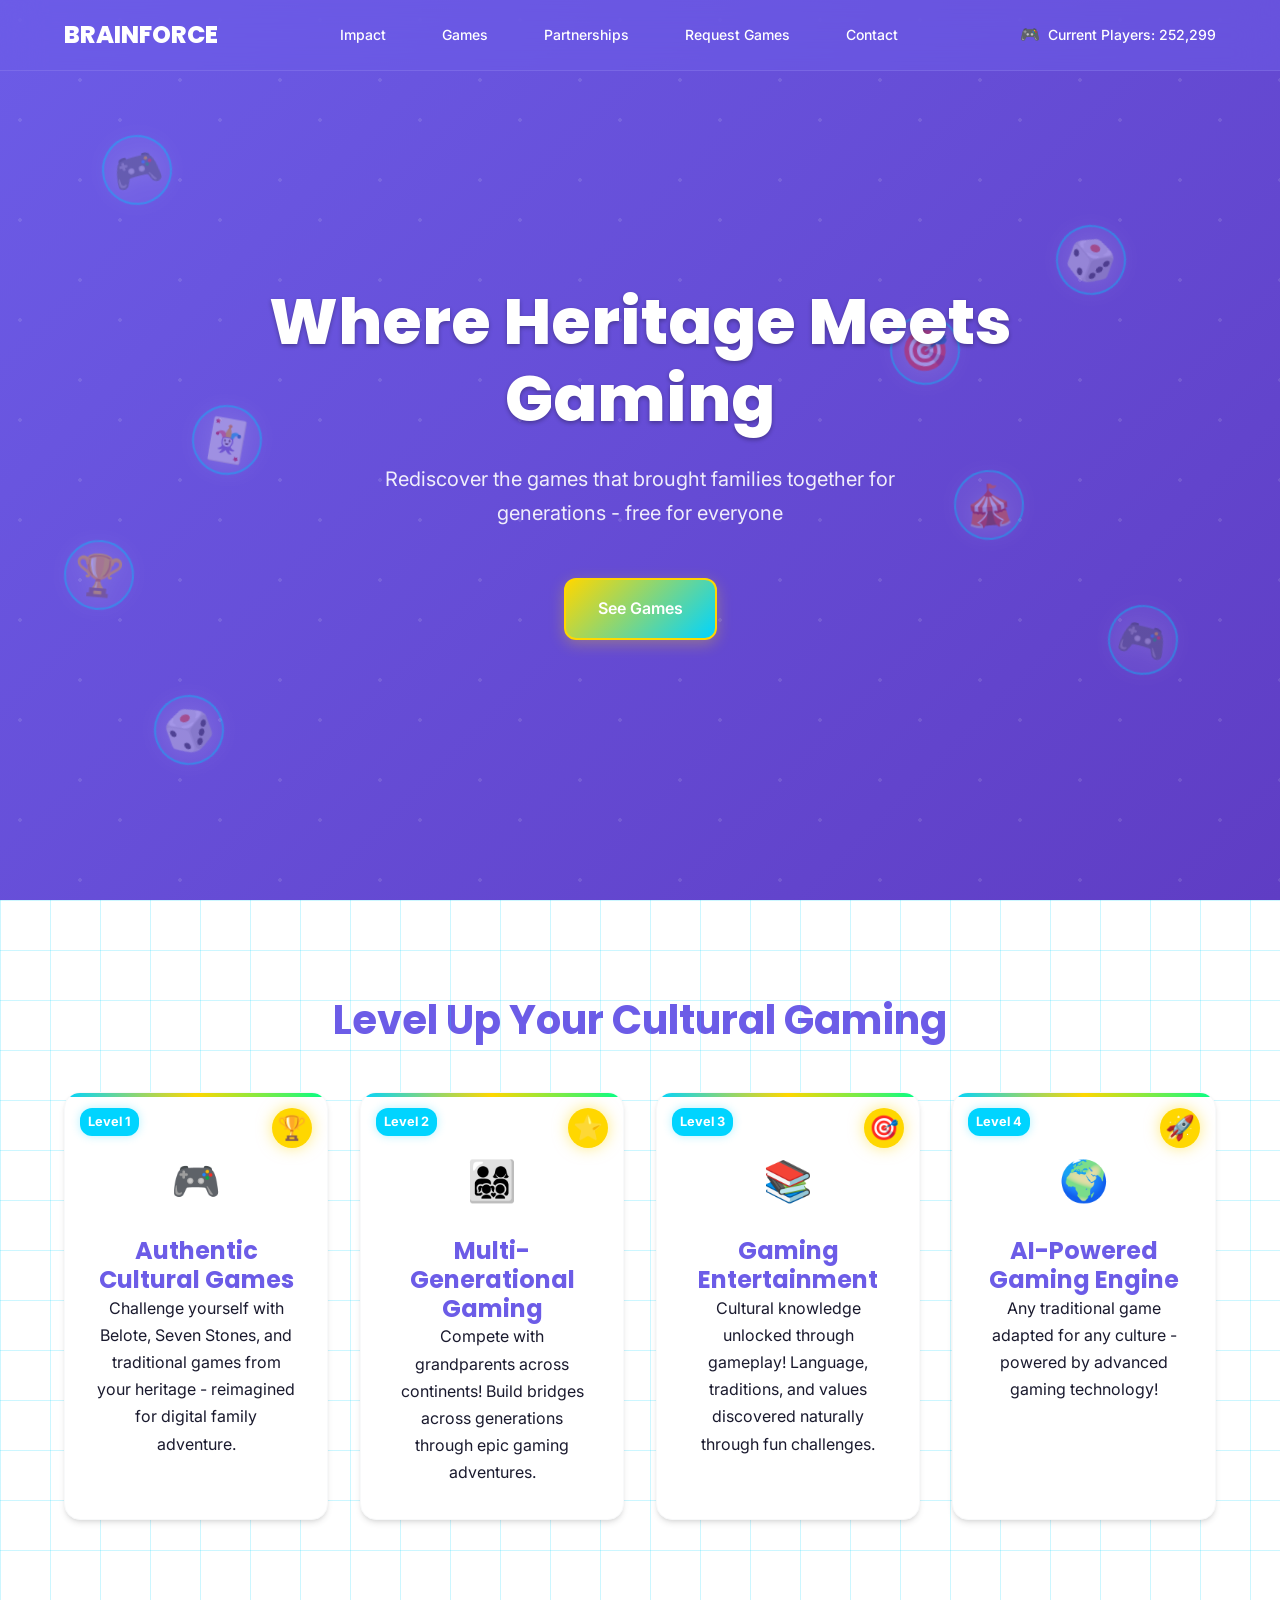
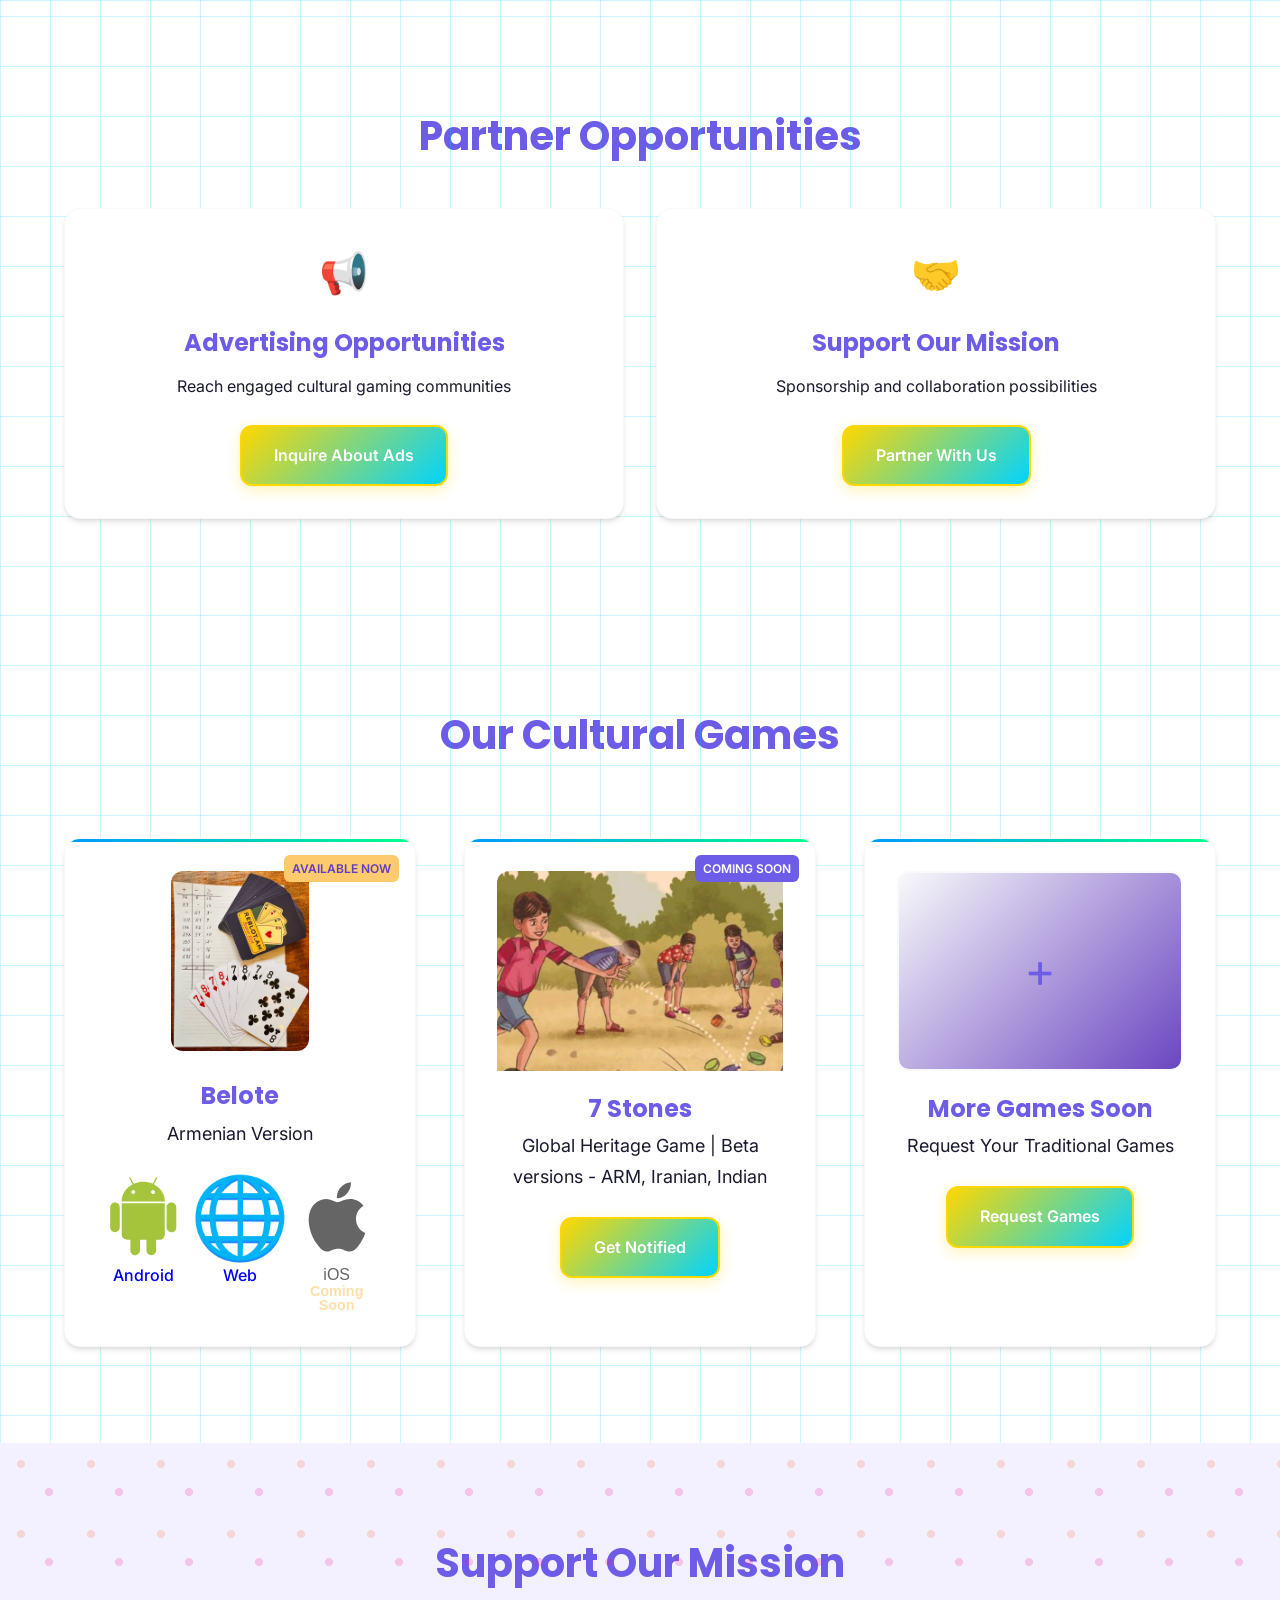
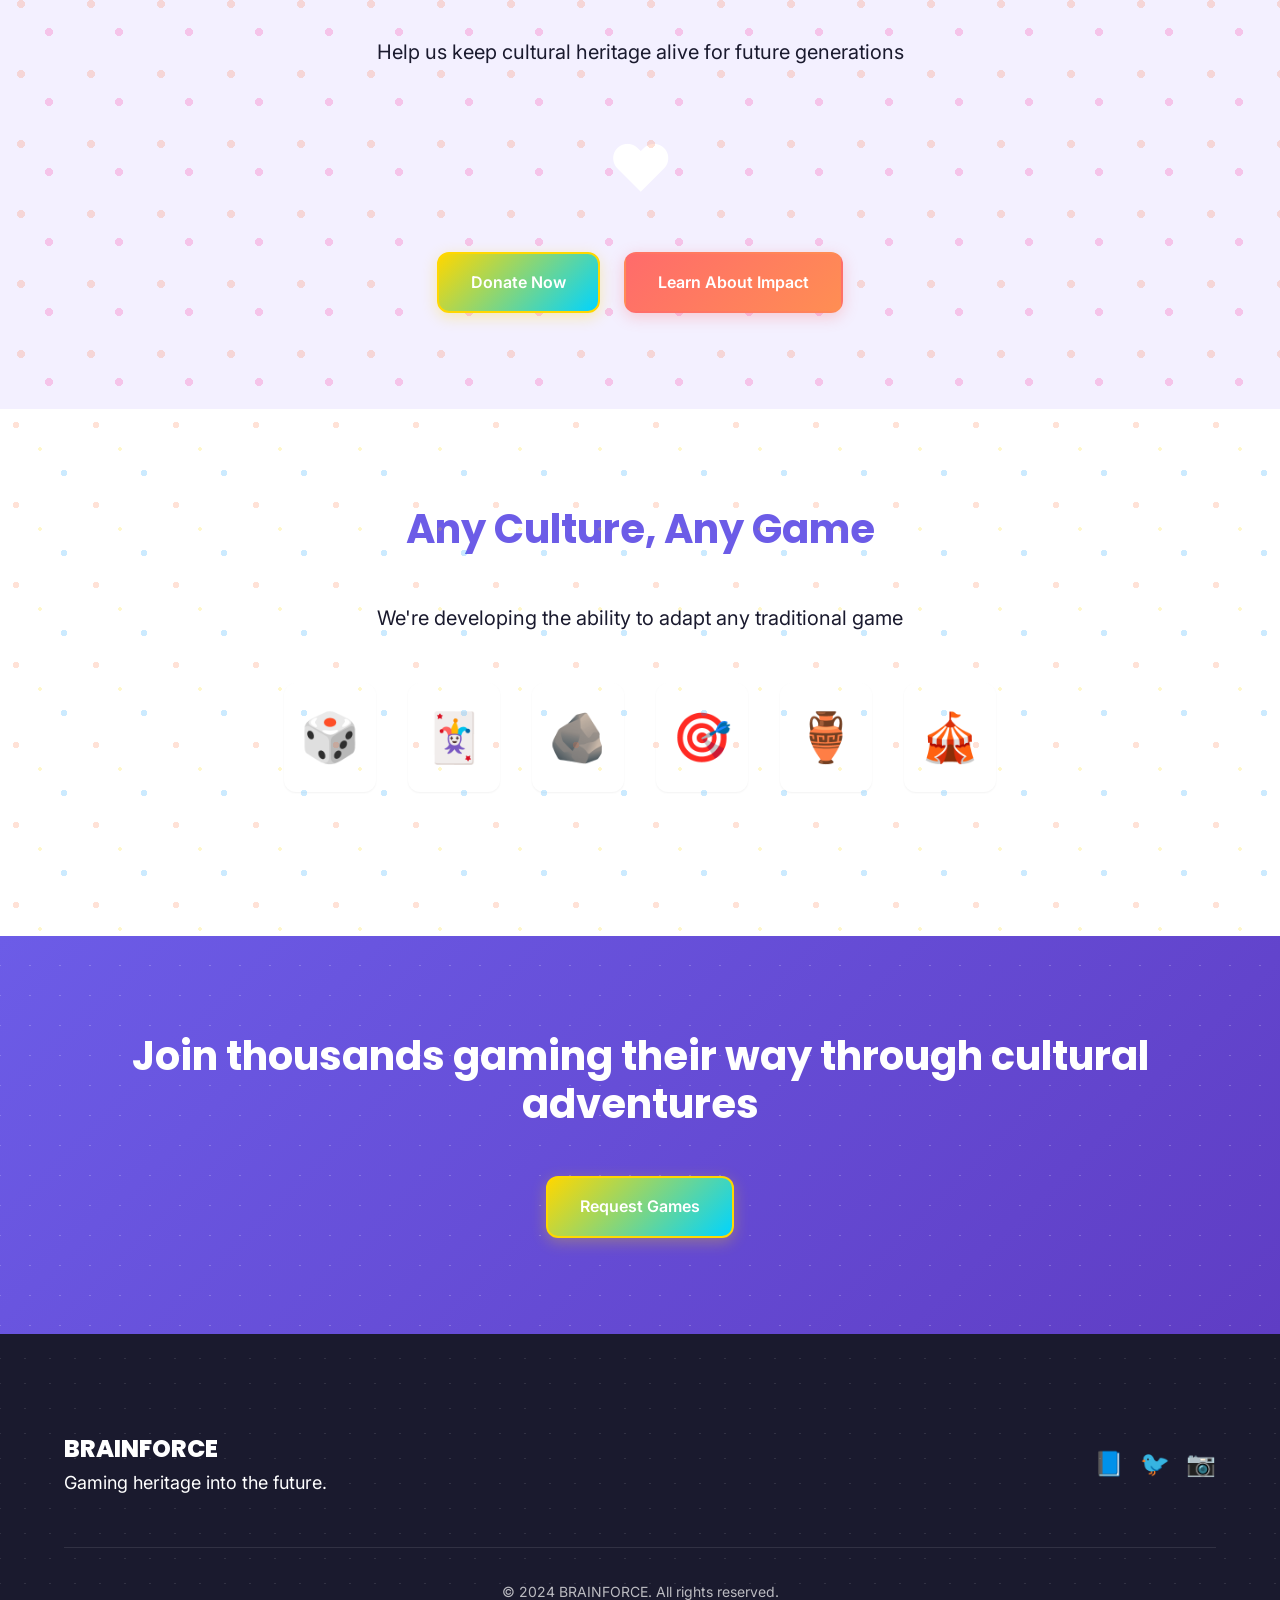
<file: index.html>
<!DOCTYPE html>
<html lang="en">
<head>
    <meta charset="UTF-8">
    <meta name="viewport" content="width=device-width, initial-scale=1.0">
    <title>BRAINFORCE - Where Heritage Meets Gaming</title>
    <meta name="description" content="Bring your culture to life through games the whole family will love.">
    
    <!-- Open Graph / Facebook -->
    <meta property="og:type" content="website">
    <meta property="og:url" content="https://brainforce.com/">
    <meta property="og:title" content="BRAINFORCE - Where Heritage Meets Gaming">
    <meta property="og:description" content="Culture shouldn't feel like homework - make it the best part of family game night.">

    <!-- Twitter -->
    <meta property="twitter:card" content="summary_large_image">
    <meta property="twitter:url" content="https://brainforce.com/">
    <meta property="twitter:title" content="BRAINFORCE - Where Heritage Meets Gaming">
    <meta property="twitter:description" content="Culture shouldn't feel like homework - make it the best part of family game night.">

    <link rel="icon" href="favicon.ico" type="image/x-icon">
    <link rel="apple-touch-icon" href="apple-touch-icon.png">
    <link rel="icon" type="image/png" sizes="32x32" href="favicon-32x32.png">
    <link rel="icon" type="image/png" sizes="16x16" href="favicon-16x16.png">
    <link rel="preconnect" href="https://fonts.googleapis.com">
    <link rel="preconnect" href="https://fonts.gstatic.com" crossorigin>
    <link href="https://fonts.googleapis.com/css2?family=Inter:wght@400;500;600;700;800&family=Poppins:wght@400;500;600;700;800&display=swap" rel="stylesheet">
    <link rel="stylesheet" href="styles.css?v=1.0">
    <link rel="manifest" href="manifest.json">
    <meta name="theme-color" content="#6C5CE7">
</head>
<body>
    <!-- Header -->
    <header class="header">
        <div class="header-container container">
            <div class="logo">
                <a href="#" class="brand-name">BRAINFORCE</a>
            </div>
            
            <nav class="header-nav">
                <a href="problem.html">Impact</a>
                <a href="#games">Games</a>
                <a href="#partnerships">Partnerships</a>
                <a href="#cultures">Request Games</a>
                <a href="mailto:contact@brainforce.am">Contact</a>
            </nav>
            
            <div class="live-counter">
                <span class="controller-icon">🎮</span>
                <span class="counter-text">Current Players: <span id="playerCount">210086</span></span>
            </div>
        </div>
    </header>

    <!-- Hero Section -->
    <section class="hero" id="hero">
        <div class="hero-container">
            <div class="hero-content">
                <h1 class="hero-title">Where Heritage Meets Gaming</h1>
                <p class="hero-subtitle">Rediscover the games that brought families together for generations - free for everyone</p>
                
                <div class="hero-buttons">
                    <a href="#games" class="btn-primary">See Games</a>
                </div>
            </div>
        </div>
        
        <!-- Gaming Graphics -->
        <div class="gaming-graphics">
            <div class="controller controller-1">🎮</div>
            <div class="dice dice-1">🎲</div>
            <div class="game-piece piece-1">🃏</div>
            <div class="controller controller-2">🎮</div>
            <div class="dice dice-2">🎲</div>
            <div class="game-piece piece-2">🎯</div>
            <div class="trophy trophy-1">🏆</div>
            <div class="game-piece piece-3">🎪</div>
        </div>
    </section>

    <!-- Gaming Features Section -->
    <section class="gaming-features-section" id="features">
        <div class="container">
            <h2 class="section-title">Level Up Your Cultural Gaming</h2>
            
            <div class="features-grid">
                <div class="feature-card">
                    <div class="achievement-badge">🏆</div>
                    <div class="level-indicator">Level 1</div>
                    <div class="feature-icon">🎮</div>
                    <h3>Authentic Cultural Games</h3>
                    <p>Challenge yourself with Belote, Seven Stones, and traditional games from your heritage - reimagined for digital family adventure.</p>
                
                </div>
                
                <div class="feature-card">
                    <div class="achievement-badge">⭐</div>
                    <div class="level-indicator">Level 2</div>
                    <div class="feature-icon">👨‍👩‍👧‍👦</div>
                    <h3>Multi-Generational Gaming</h3>
                    <p>Compete with grandparents across continents! Build bridges across generations through epic gaming adventures.</p>
                   
                </div>
                
                <div class="feature-card">
                    <div class="achievement-badge">🎯</div>
                    <div class="level-indicator">Level 3</div>
                    <div class="feature-icon">📚</div>
                    <h3>Gaming Entertainment</h3>
                    <p>Cultural knowledge unlocked through gameplay! Language, traditions, and values discovered naturally through fun challenges.</p>
                   
                </div>
                
                <div class="feature-card">
                    <div class="achievement-badge">🚀</div>
                    <div class="level-indicator">Level 4</div>
                    <div class="feature-icon">🌍</div>
                    <h3>AI-Powered Gaming Engine</h3>
                    <p>Any traditional game adapted for any culture - powered by advanced gaming technology!</p>
                  
                </div>
            </div>
        </div>
    </section>


    <!-- Partnership Opportunities -->
    <section class="partnerships-section" id="partnerships">
        <div class="container">
            <h2 class="section-title">Partner Opportunities</h2>
            
            <div class="partnerships-grid">
                <div class="partnership-card">
                    <div class="card-icon">📢</div>
                    <h3>Advertising Opportunities</h3>
                    <p>Reach engaged cultural gaming communities</p>
                    <!-- <button class="btn-primary">Inquire About Ads</button> -->
                    <a href="mailto:contact@brainforce.am?subject=Ad%20Inquiry" class="btn-primary">
                        Inquire About Ads
                    </a>
                </div>
                
                <div class="partnership-card">
                    <div class="card-icon">🤝</div>
                    <h3>Support Our Mission</h3>
                    <p>Sponsorship and collaboration possibilities</p>
                    <a href="mailto:contact@brainforce.am?subject=Partner%20With%20Us" class="btn-primary">
                        Partner With Us
                    </a>
                </div>
            </div>
        </div>
    </section>
    
    <!-- Games Section -->
    <section class="games-section" id="games">
        <div class="container">
            <h2 class="section-title">Our Cultural Games</h2>
            <p>Help us create more</p>
            
            <div class="games-grid">
                <div class="game-card belote-card">
                    <div class="game-preview">
                        <img src="belote.jpg" alt="Belote" height="180"/>
                    </div>
                    <div class="game-badge available">Available Now</div>
                    <h3>Belote</h3>
                    <p>Armenian Version</p>
                    <div class="platform-buttons">
                        <a href="https://play.google.com/store/apps/details?id=am.reblot&hl=en" target="_blank" class="platform-btn android-btn">
                            <img src="android_robot.svg" alt="Android" class="platform-icon">
                            <span class="platform-text">Android</span>
                        </a>
                        <a href="https://reblot.am" class="platform-btn web-btn" target="_blank">
                            <span class="platform-icon">🌐</span>
                            <span class="platform-text">Web</span>
                        </a>
                        <button class="platform-btn ios-btn coming-soon">
                            <img src="apple_logo_black.svg" alt="iOS" class="platform-icon">
                            <span class="platform-text">iOS</span>
                            <span class="coming-soon-text">Coming Soon</span>
                        </button>
                    </div>
                </div>
                
                <div class="game-card stones-card">
                    <div class="game-preview">
                        <img src="7stones.png" alt="7 Stones" height="220"/>
                    </div>
                    <div class="game-badge beta">Coming Soon</div>
                    <h3>7 Stones</h3>
                    <p>Global Heritage Game | Beta versions - ARM, Iranian, Indian</p>
                    <a href="mailto:contact@brainforce.am?subject=Get%20Notified" class="btn-primary">
                        Get Notified
                    </a>
                </div>
                
                <div class="game-card more-card">
                    <div class="game-preview">
                        <div class="game-screenshot more-screenshot">+</div>
                    </div>
                    <h3>More Games Soon</h3>
                    <p>Request Your Traditional Games</p>
                    <a href="mailto:contact@brainforce.am?subject=Request%20Games" class="btn-primary">
                        Request Games
                    </a>
                </div>
            </div>
        </div>
    </section>


    <!-- Donation Section -->
    <section class="donations-section" id="donations">
        <div class="container">
            <h2 class="section-title">Support Our Mission</h2>
            <p class="section-subtitle">Help us keep cultural heritage alive for future generations</p>
            
            <div class="donations-content">
                <div class="donations-icon">❤️</div>
                <div class="donations-buttons">
                    <a href="https://paypal.me/reblotam" class="btn-primary" target="_blank" rel="noopener">Donate Now</a>
                    <a href="problem.html" class="btn-secondary">Learn About Impact</a>
                </div>
            </div>
        </div>
    </section>

    <!-- Global Cultures -->
    <section class="cultures-section" id="cultures">
        <div class="container">
            <h2 class="section-title">Any Culture, Any Game</h2>
            <p class="section-subtitle">We're developing the ability to adapt any traditional game</p>
            
            <div class="game-pieces">
                <div class="game-piece-item">🎲</div>
                <div class="game-piece-item">🃏</div>
                <div class="game-piece-item">🪨</div>
                <div class="game-piece-item">🎯</div>
                <div class="game-piece-item">🏺</div>
                <div class="game-piece-item">🎪</div>
            </div>
            
            <!-- <div class="cultures-cta">
                <p>Join our waitlist to be notified when ready</p>
                <form action="mailto:contact@brainforce.am?subject=Early%20Access%20Waitlist" method="POST" enctype="text/plain">
                    <div class="email-input-group">
                        <input type="email" name="email" placeholder="Enter your email address" class="email-input" required>
                        <button type="submit" class="btn-primary">Sign Up for Early Access</button>
                    </div>
                </form>
            </div> -->
        </div>
    </section>

    <!-- Final CTA -->
    <section class="final-cta-section" id="final-cta">
        <div class="container">
            <h2 class="section-title">Join thousands gaming their way through cultural adventures</h2>
            
            <div class="final-cta-buttons">
                <a href="mailto:contact@brainforce.am?subject=Request%20Games" class="btn-primary">
                    Request Games
                </a>
            </div>
        </div>
    </section>

    <!-- Footer -->
    <footer class="footer" id="footer">
        <div class="container">
            <div class="footer-content">
                <div class="footer-brand">
                    <span class="brand-name">BRAINFORCE</span>
                    <p>Gaming heritage into the future.</p>
                </div>
                
                
                <div class="footer-social">
                    <a href="#" class="social-icon">📘</a>
                    <a href="#" class="social-icon">🐦</a>
                    <a href="#" class="social-icon">📷</a>
                </div>
            </div>
            
            <div class="footer-bottom">
                <p>&copy; 2024 BRAINFORCE. All rights reserved.</p>
            </div>
        </div>
    </footer>
    <script>
        const baseValue = 210087;
        const startTime = new Date("2025-09-21T00:00:00");
        const ratePerHour = 4;
        function updateCounter() {
            const now = new Date();
            const hoursPassed = (now - startTime) / (1000 * 60 * 60);
            const newValue = Math.floor(baseValue + hoursPassed * ratePerHour);
            document.getElementById("playerCount").textContent = newValue.toLocaleString();
        }
        updateCounter();
        setInterval(updateCounter, 60 * 1000);
    </script>
    <script src="script.js"></script>
</body>
</html>
</file>
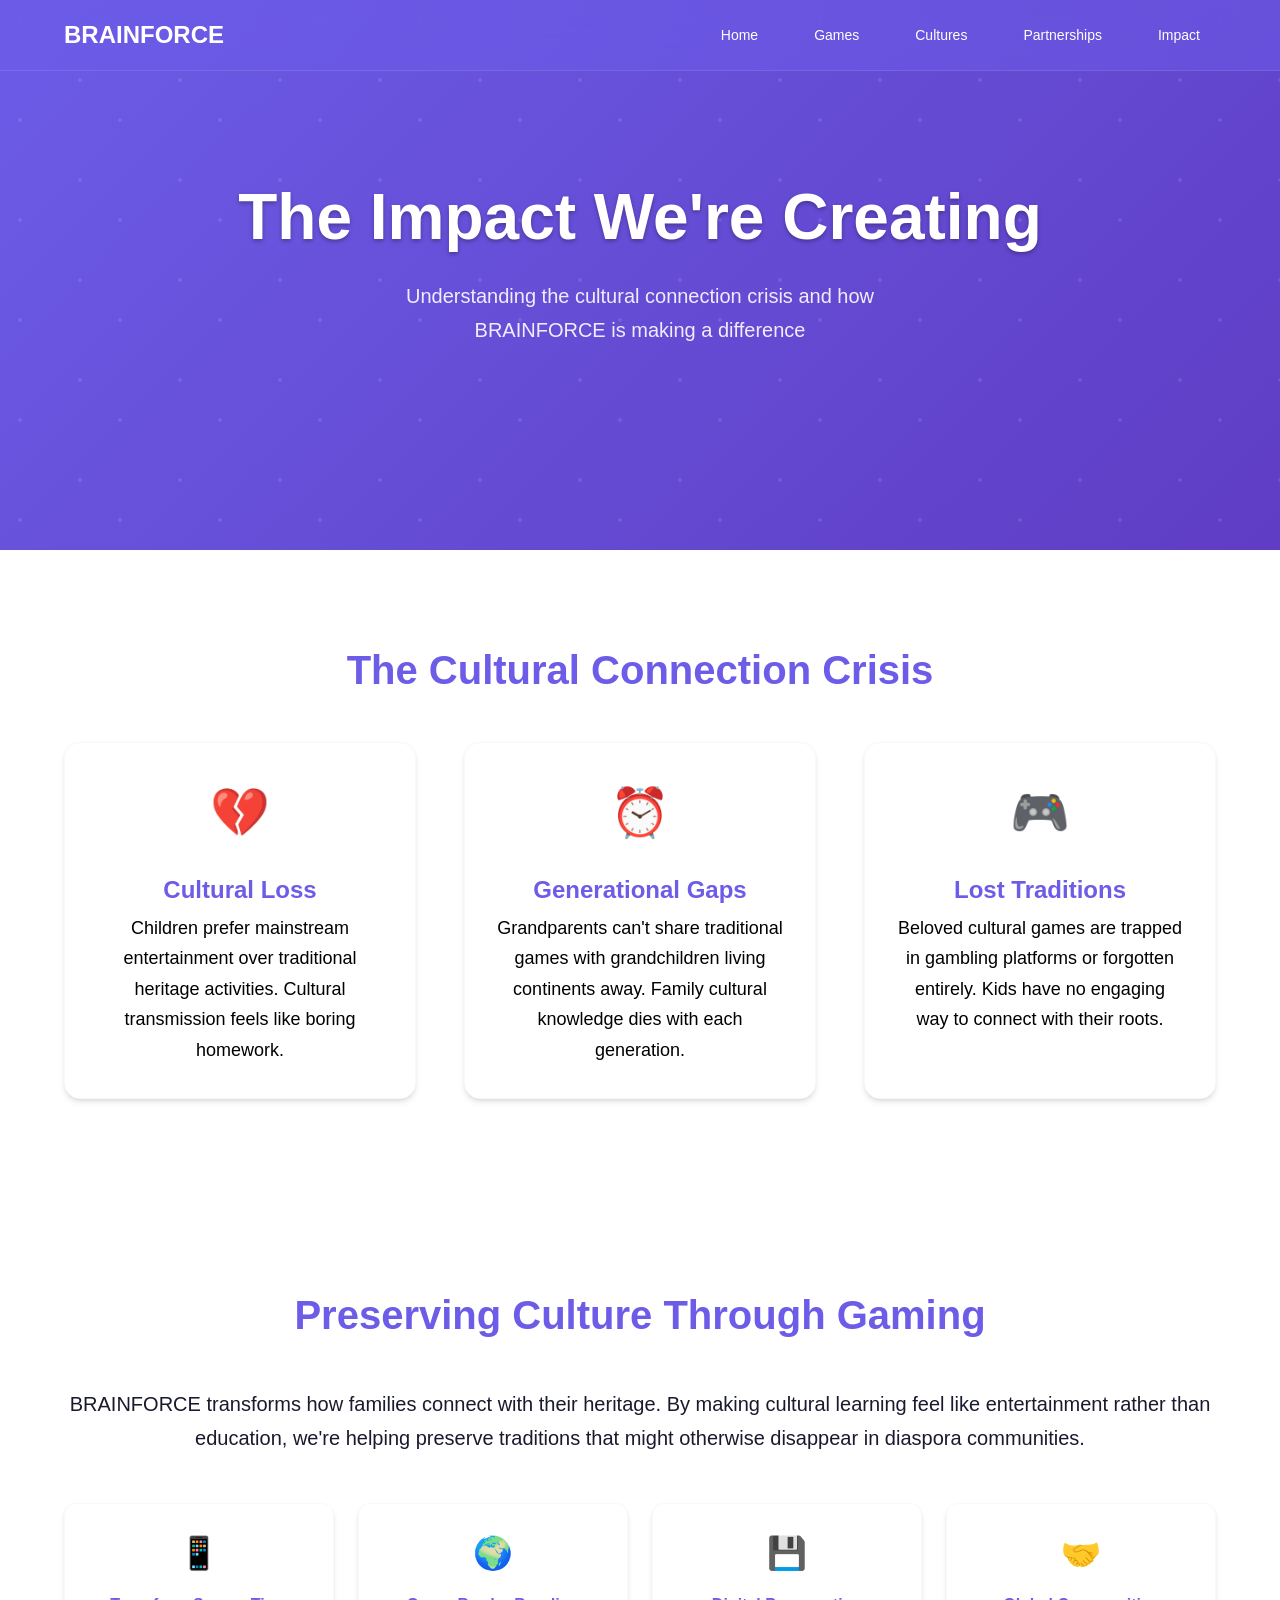
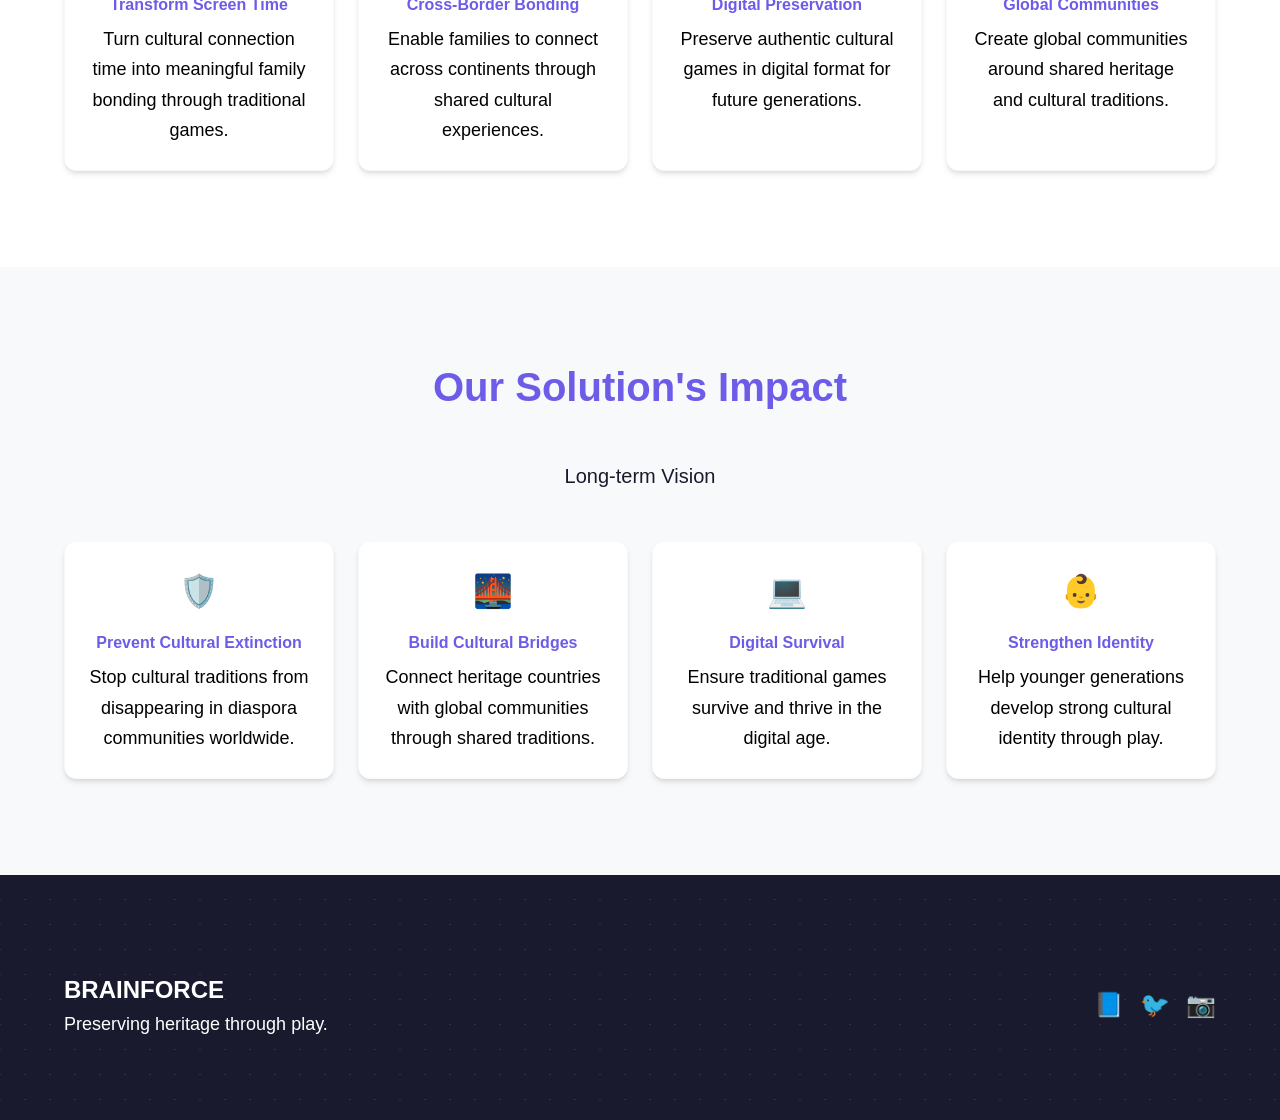
<file: problem.html>
<!DOCTYPE html>
<html lang="en">
<head>
    <meta charset="UTF-8">
    <meta name="viewport" content="width=device-width, initial-scale=1.0">
    <title>Impact - BRAINFORCE</title>
    <link rel="stylesheet" href="styles.css">
</head>
<body>
    <!-- Header -->
    <header class="header">
        <div class="container">
            <div class="header-content">
                <a href="index.html" class="brand-name">BRAINFORCE</a>
                <nav class="header-nav">
                    <a href="index.html">Home</a>
                    <a href="index.html#games">Games</a>
                    <a href="index.html#cultures">Cultures</a>
                    <a href="index.html#partnerships">Partnerships</a>
                    <a href="problem.html">Impact</a>
                </nav>
            </div>
        </div>
    </header>

    <!-- Hero Section -->
    <section class="hero hero-problem" id="hero">
        <div class="container">
            <h1 class="hero-title">The Impact We're Creating</h1>
            <p class="hero-subtitle">Understanding the cultural connection crisis and how BRAINFORCE is making a difference</p>
            
          
        </div>
    </section>

    <!-- Problem Section -->
    <section class="problem-section" id="problem">
        <div class="container">
            <h2 class="section-title">The Cultural Connection Crisis</h2>
            
            <div class="problem-grid">
                <div class="problem-card">
                    <div class="problem-icon">💔</div>
                    <h3>Cultural Loss</h3>
                    <p>Children prefer mainstream entertainment over traditional heritage activities. Cultural transmission feels like boring homework.</p>
                </div>
                
                <div class="problem-card">
                    <div class="problem-icon">⏰</div>
                    <h3>Generational Gaps</h3>
                    <p>Grandparents can't share traditional games with grandchildren living continents away. Family cultural knowledge dies with each generation.</p>
                </div>
                
                <div class="problem-card">
                    <div class="problem-icon">🎮</div>
                    <h3>Lost Traditions</h3>
                    <p>Beloved cultural games are trapped in gambling platforms or forgotten entirely. Kids have no engaging way to connect with their roots.</p>
                </div>
            </div>
        </div>
    </section>

    <!-- Solution Impact Section -->
    <section class="solution-impact-section" id="solution-impact">
        <div class="container">
            <h2 class="section-title">Preserving Culture Through Gaming</h2>
            <p class="section-subtitle">BRAINFORCE transforms how families connect with their heritage. By making cultural learning feel like entertainment rather than education, we're helping preserve traditions that might otherwise disappear in diaspora communities.</p>
            
            <div class="impact-grid">
                <div class="impact-card">
                    <div class="impact-icon">📱</div>
                    <h3>Transform Screen Time</h3>
                    <p>Turn cultural connection time into meaningful family bonding through traditional games.</p>
                </div>
                
                <div class="impact-card">
                    <div class="impact-icon">🌍</div>
                    <h3>Cross-Border Bonding</h3>
                    <p>Enable families to connect across continents through shared cultural experiences.</p>
                </div>
                
                <div class="impact-card">
                    <div class="impact-icon">💾</div>
                    <h3>Digital Preservation</h3>
                    <p>Preserve authentic cultural games in digital format for future generations.</p>
                </div>
                
                <div class="impact-card">
                    <div class="impact-icon">🤝</div>
                    <h3>Global Communities</h3>
                    <p>Create global communities around shared heritage and cultural traditions.</p>
                </div>
            </div>
        </div>
    </section>

    <!-- Vision Section -->
    <section class="vision-section" id="vision">
        <div class="container">
            <h2 class="section-title">Our Solution's Impact</h2>
            <p class="section-subtitle">Long-term Vision</p>
            
            <div class="vision-grid">
                <div class="vision-card">
                    <div class="vision-icon">🛡️</div>
                    <h3>Prevent Cultural Extinction</h3>
                    <p>Stop cultural traditions from disappearing in diaspora communities worldwide.</p>
                </div>
                
                <div class="vision-card">
                    <div class="vision-icon">🌉</div>
                    <h3>Build Cultural Bridges</h3>
                    <p>Connect heritage countries with global communities through shared traditions.</p>
                </div>
                
                <div class="vision-card">
                    <div class="vision-icon">💻</div>
                    <h3>Digital Survival</h3>
                    <p>Ensure traditional games survive and thrive in the digital age.</p>
                </div>
                
                <div class="vision-card">
                    <div class="vision-icon">👶</div>
                    <h3>Strengthen Identity</h3>
                    <p>Help younger generations develop strong cultural identity through play.</p>
                </div>
            </div>
        </div>
    </section>

    <!-- Footer -->
    <footer class="footer" id="footer">
        <div class="container">
            <div class="footer-content">
                <div class="footer-brand">
                    <span class="brand-name">BRAINFORCE</span>
                    <p>Preserving heritage through play.</p>
                </div>
                
                <div class="footer-social">
                    <a href="#" class="social-icon">📘</a>
                    <a href="#" class="social-icon">🐦</a>
                    <a href="#" class="social-icon">📷</a>
                </div>
            </div>
        </div>
    </footer>

    <script src="script.js"></script>
</body>
</html>
</file>
<file: styles.css>
/* Reset and Base Styles */
* {
    margin: 0;
    padding: 0;
    box-sizing: border-box;
}

/* Global link styling - no underlines */
a {
    text-decoration: none;
}

a:hover {
    text-decoration: none;
}

:root {
    /* Gaming Color Palette - Enhanced Gaming Colors */
    --primary-purple: #6C5CE7;
    --primary-dark: #5F3DC4;
    --primary-light: #6B46C1;
    --gold: #FDCB6E;
    --gold-dark: #F39C12;
    --neon-blue: #00D4FF;
    --gaming-gold: #FFD700;
    --electric-blue: #0099FF;
    --neon-green: #00FF88;
    --white: #ffffff;
    --light-gray: #f8f9fa;
    --light-purple: #f3f0ff;
    --dark-navy: #1a1a2e;
    
    /* Typography */
    --font-primary: 'Inter', -apple-system, BlinkMacSystemFont, 'Segoe UI', Roboto, sans-serif;
    --font-display: 'Poppins', -apple-system, BlinkMacSystemFont, 'Segoe UI', Roboto, sans-serif;
    
    /* Spacing */
    --spacing-xs: 0.25rem;
    --spacing-sm: 0.5rem;
    --spacing-md: 1rem;
    --spacing-lg: 1.5rem;
    --spacing-xl: 2rem;
    --spacing-2xl: 3rem;
    --spacing-3xl: 4rem;
    --spacing-4xl: 6rem;
    
    /* Border Radius */
    --radius-sm: 0.375rem;
    --radius-md: 0.5rem;
    --radius-lg: 0.75rem;
    --radius-xl: 1rem;
    --radius-2xl: 1.5rem;
    
    /* Shadows */
    --shadow-sm: 0 1px 2px 0 rgb(0 0 0 / 0.05);
    --shadow-md: 0 4px 6px -1px rgb(0 0 0 / 0.1), 0 2px 4px -2px rgb(0 0 0 / 0.1);
    --shadow-lg: 0 10px 15px -3px rgb(0 0 0 / 0.1), 0 4px 6px -4px rgb(0 0 0 / 0.1);
    --shadow-xl: 0 20px 25px -5px rgb(0 0 0 / 0.1), 0 10px 10px -5px rgb(0 0 0 / 0.04);
}

html {
    scroll-behavior: smooth;
}

body {
    font-family: var(--font-primary);
    line-height: 1.6;
    color: var(--white);
    background: linear-gradient(135deg, var(--primary-purple) 0%, var(--primary-dark) 100%);
}

/* Container */
.container {
    max-width: 1200px;
    margin: 0 auto;
    padding: 0 var(--spacing-lg);
}

/* Typography */
h1, h2, h3, h4, h5, h6 {
    font-family: var(--font-display);
    font-weight: 700;
    line-height: 1.2;
}

h1 { font-size: 3.5rem; }
h2 { font-size: 2.5rem; }
h3 { font-size: 1.5rem; }
h4 { font-size: 1.25rem; }

p {
    font-size: 1.125rem;
    line-height: 1.7;
}

/* Buttons */
.btn-primary, .btn-secondary {
    display: inline-flex;
    align-items: center;
    gap: var(--spacing-sm);
    padding: var(--spacing-md) var(--spacing-xl);
    border: none;
    border-radius: var(--radius-lg);
    font-family: var(--font-primary);
    font-size: 1rem;
    font-weight: 600;
    text-decoration: none;
    cursor: pointer;
    transition: all 0.3s ease;
    position: relative;
    overflow: hidden;
}

.btn-primary {
    background: linear-gradient(135deg, var(--gaming-gold), var(--neon-blue));
    color: var(--white);
    box-shadow: 0 4px 15px rgba(255, 215, 0, 0.3);
    border: 2px solid var(--gaming-gold);
}

.btn-primary:hover {
    transform: translateY(-3px);
    box-shadow: 0 8px 25px rgba(0, 212, 255, 0.4);
    background: linear-gradient(135deg, var(--neon-blue), var(--gaming-gold));
}

.btn-secondary {
    background: linear-gradient(135deg, #ff6b6b, #ff8e53);
    color: var(--white);
    border: 2px solid transparent;
    box-shadow: 0 4px 15px rgba(255, 107, 107, 0.3);
}

.btn-secondary:hover {
    background: linear-gradient(135deg, #ff5252, #ff7043);
    color: var(--white);
    transform: translateY(-2px);
    box-shadow: 0 6px 20px rgba(255, 107, 107, 0.4);
}

/* Header */
.header {
    position: fixed;
    top: 0;
    left: 0;
    right: 0;
    background: rgba(108, 92, 231, 0.5);
    backdrop-filter: blur(20px);
    border-bottom: 1px solid rgba(255, 255, 255, 0.1);
    z-index: 1000;
    padding: var(--spacing-md) 0;
}

.header .container,
.header-container {
    display: flex;
    justify-content: space-between;
    align-items: center;
    gap: var(--spacing-lg);
}

.header-content {
    display: flex;
    justify-content: space-between;
    align-items: center;
    gap: var(--spacing-lg);
    width: 100%;
}

.brand-name {
    font-family: var(--font-display);
    font-size: 1.5rem;
    font-weight: 800;
    color: var(--white);
    text-decoration: none;
}

.brand-name:hover {
    text-decoration: none;
    color: var(--white);
}

.header-nav {
    display: flex;
    gap: var(--spacing-lg);
    align-items: center;
}

.header-nav a {
    font-size: 0.875rem;
    font-weight: 500;
    color: var(--white);
    text-decoration: none;
    transition: color 0.3s ease;
    padding: var(--spacing-sm) var(--spacing-md);
    border-radius: var(--radius-sm);
}

.header-nav a:hover {
    color: var(--gold);
    background: rgba(255, 255, 255, 0.1);
}

.live-counter {
    display: flex;
    align-items: center;
    gap: var(--spacing-sm);
    color: var(--white);
    font-size: 0.875rem;
    font-weight: 500;
}

.controller-icon {
    font-size: 1rem;
}

/* Hero Section */
.hero {
    padding: 120px 0 var(--spacing-4xl);
    background: linear-gradient(135deg, var(--primary-purple) 0%, var(--primary-dark) 100%);
    color: var(--white);
    text-align: center;
    position: relative;
    overflow: hidden;
    min-height: 100vh;
    display: flex;
    align-items: center;
}
.hero-problem {
    min-height: 0;
    height: 550px;
}
.hero .section-title {
    color: var(--white);
}

.hero-container {
    max-width: 800px;
    margin: 0 auto;
    padding: 0 var(--spacing-lg);
    position: relative;
    z-index: 2;
}

.hero-title {
    font-size: 4rem;
    font-weight: 800;
    margin-bottom: var(--spacing-lg);
    color: var(--white);
    text-shadow: 0 2px 4px rgba(0, 0, 0, 0.3);
}

.hero-subtitle {
    font-size: 1.25rem;
    margin-bottom: var(--spacing-2xl);
    color: rgba(255, 255, 255, 0.9);
    max-width: 600px;
    margin-left: auto;
    margin-right: auto;
}

.hero-buttons {
    display: flex;
    gap: var(--spacing-lg);
    justify-content: center;
    flex-wrap: wrap;
}

/* Gaming Background Patterns - ALL SECTIONS */
/* Hero Section */
.hero {
    position: relative;
}

.hero::before {
    content: '';
    position: absolute;
    top: 0;
    left: 0;
    right: 0;
    bottom: 0;
    background-image: 
        radial-gradient(circle at 20% 20%, rgba(255, 255, 255, 0.1) 2px, transparent 2px),
        radial-gradient(circle at 80% 80%, rgba(255, 255, 255, 0.1) 2px, transparent 2px);
    background-size: 100px 100px;
    pointer-events: none;
    z-index: 0;
}

/* Gaming Features Section */
.gaming-features-section {
    position: relative;
}

.gaming-features-section::before, .partnerships-section::before, .games-section::before {
    content: '';
    position: absolute;
    top: 0;
    left: 0;
    right: 0;
    bottom: 0;
    background-image: 
        linear-gradient(rgba(0, 212, 255, 0.2) 1px, transparent 1px),
        linear-gradient(90deg, rgba(0, 212, 255, 0.2) 1px, transparent 1px);
    background-size: 50px 50px;
    pointer-events: none;
    z-index: 0;
}

/* Games Section */
.games-section {
    position: relative;
}

/* Partnerships Section */
.partnerships-section {
    position: relative;
}

/* Donations Section */
.donations-section {
    position: relative;
}

.donations-section::before {
    content: '';
    position: absolute;
    top: 0;
    left: 0;
    right: 0;
    bottom: 0;
    background-image: 
        radial-gradient(circle at 30% 30%, rgba(255, 107, 53, 0.2) 4px, transparent 4px),
        radial-gradient(circle at 70% 70%, rgba(255, 20, 147, 0.2) 4px, transparent 4px);
    background-size: 70px 70px;
    pointer-events: none;
    z-index: 0;
}

/* Cultures Section */
.cultures-section {
    position: relative;
}

.cultures-section::before {
    content: '';
    position: absolute;
    top: 0;
    left: 0;
    right: 0;
    bottom: 0;
    background-image: 
        radial-gradient(circle at 20% 20%, rgba(255, 107, 53, 0.2) 3px, transparent 3px),
        radial-gradient(circle at 80% 80%, rgba(0, 153, 255, 0.2) 3px, transparent 3px),
        radial-gradient(circle at 50% 50%, rgba(255, 215, 0, 0.2) 2px, transparent 2px);
    background-size: 80px 80px;
    pointer-events: none;
    z-index: 0;
}

/* Final CTA Section */
.final-cta-section {
    position: relative;
}

.final-cta-section::before {
    content: '';
    position: absolute;
    top: 0;
    left: 0;
    right: 0;
    bottom: 0;
    background-image: 
        linear-gradient(30deg, rgba(255, 255, 255, 0.2) 1px, transparent 1px),
        linear-gradient(-30deg, rgba(255, 255, 255, 0.2) 1px, transparent 1px);
    background-size: 30px 30px;
    pointer-events: none;
    z-index: 0;
}

/* Footer Section */
.footer {
    position: relative;
}

.footer::before {
    content: '';
    position: absolute;
    top: 0;
    left: 0;
    right: 0;
    bottom: 0;
    background-image: 
        linear-gradient(60deg, rgba(255, 255, 255, 0.1) 1px, transparent 1px),
        linear-gradient(-60deg, rgba(255, 255, 255, 0.1) 1px, transparent 1px);
    background-size: 25px 25px;
    pointer-events: none;
    z-index: 0;
}

/* Gaming Graphics */
.gaming-graphics {
    position: absolute;
    top: 0;
    left: 0;
    right: 0;
    bottom: 0;
    pointer-events: none;
    z-index: 1;
}

.controller, .dice, .game-piece, .trophy {
    position: absolute;
    font-size: 2.5rem;
    opacity: 0.4;
    filter: drop-shadow(0 0 10px rgba(255, 255, 255, 0.3));
    background: rgba(255, 255, 255, 0.1);
    border-radius: 50%;
    width: 70px;
    height: 70px;
    display: flex;
    align-items: center;
    justify-content: center;
    border: 2px solid var(--neon-blue);
}

.controller-1 {
    top: 15%;
    left: 8%;
    transform: rotate(-15deg);
}

.dice-1 {
    top: 25%;
    right: 12%;
    transform: rotate(20deg);
}

.piece-1 {
    top: 45%;
    left: 15%;
    transform: rotate(10deg);
}

.controller-2 {
    bottom: 25%;
    right: 8%;
    transform: rotate(15deg);
}

.dice-2 {
    bottom: 15%;
    left: 12%;
    transform: rotate(-20deg);
}

.piece-2 {
    top: 35%;
    right: 25%;
    transform: rotate(-10deg);
}

.trophy-1 {
    top: 60%;
    left: 5%;
    transform: rotate(5deg);
}

.piece-3 {
    bottom: 40%;
    right: 20%;
    transform: rotate(-5deg);
}

/* Section Styles */
.section-title {
    text-align: center;
    margin-bottom: var(--spacing-2xl);
    color: var(--primary-purple);
}

.section-subtitle {
    text-align: center;
    font-size: 1.25rem;
    margin-bottom: var(--spacing-2xl);
    color: rgba(255, 255, 255, 0.9);
}

/* Gaming Features Section */
.gaming-features-section {
    padding: var(--spacing-4xl) 0;
    background: var(--white);
}

.gaming-features-section .section-title {
    color: var(--primary-purple);
}

.features-grid {
    display: grid;
    grid-template-columns: repeat(auto-fit, minmax(250px, 1fr));
    gap: var(--spacing-xl);
}

.feature-card {
    background: var(--white);
    padding: var(--spacing-xl);
    border-radius: var(--radius-xl);
    box-shadow: var(--shadow-md);
    text-align: center;
    transition: all 0.3s ease;
    border: 1px solid var(--light-gray);
    position: relative;
    overflow: hidden;
}

.feature-card::before {
    content: '';
    position: absolute;
    top: 0;
    left: 0;
    right: 0;
    height: 4px;
    background: linear-gradient(90deg, var(--neon-blue), var(--gaming-gold), var(--neon-green));
}

.feature-card:hover {
    transform: translateY(-8px) scale(1.02);
    box-shadow: 0 20px 40px rgba(108, 92, 231, 0.2);
    border-color: var(--neon-blue);
}

.feature-card:hover::before {
    height: 6px;
    box-shadow: 0 0 20px var(--neon-blue);
}

/* Gaming UI Elements */
.achievement-badge {
    position: absolute;
    top: 15px;
    right: 15px;
    font-size: 1.5rem;
    background: var(--gaming-gold);
    border-radius: 50%;
    width: 40px;
    height: 40px;
    display: flex;
    align-items: center;
    justify-content: center;
    box-shadow: 0 0 15px rgba(255, 215, 0, 0.5);
    z-index: 2;
}

.level-indicator {
    position: absolute;
    top: 15px;
    left: 15px;
    background: var(--neon-blue);
    color: var(--white);
    padding: 4px 8px;
    border-radius: 12px;
    font-size: 0.8rem;
    font-weight: bold;
    box-shadow: 0 0 10px rgba(0, 212, 255, 0.3);
    z-index: 2;
}


.feature-icon {
    font-size: 2.5rem;
    margin-bottom: var(--spacing-lg);
    margin-top: var(--spacing-lg);
}

.feature-card p {
    color: var(--dark-navy);
    font-size: 1rem;
}
.feature-card h3 {
    color: var(--primary-purple);
}

/* Social Proof Section */
.social-proof-section {
    padding: var(--spacing-4xl) 0;
    background: var(--light-purple);
}

.social-proof-section .section-title {
    color: var(--primary-purple);
}

.testimonials-grid {
    display: grid;
    grid-template-columns: repeat(auto-fit, minmax(300px, 1fr));
    gap: var(--spacing-xl);
    margin-bottom: var(--spacing-2xl);
}

.testimonial-card {
    background: var(--white);
    padding: var(--spacing-xl);
    border-radius: var(--radius-xl);
    box-shadow: var(--shadow-md);
    text-align: center;
    transition: all 0.3s ease;
}

.testimonial-card:hover {
    transform: translateY(-5px);
    box-shadow: var(--shadow-lg);
}

.user-avatar {
    font-size: 3rem;
    margin-bottom: var(--spacing-lg);
}

.testimonial-card p {
    color: var(--dark-navy);
    font-style: italic;
    margin-bottom: var(--spacing-md);
}

.user-name {
    color: var(--primary-purple);
    font-weight: 600;
}

.community-stats {
    text-align: center;
}

.stat-item {
    display: inline-block;
    background: var(--white);
    padding: var(--spacing-xl);
    border-radius: var(--radius-xl);
    box-shadow: var(--shadow-md);
}

.stat-number {
    font-size: 2.5rem;
    font-weight: 800;
    color: var(--primary-purple);
    display: block;
}

.stat-label {
    color: var(--dark-navy);
    font-size: 1rem;
}

/* Games Section */
.games-section {
    padding: var(--spacing-4xl) 0;
    background: var(--white);
}

.games-section .section-title {
    color: var(--primary-purple);
}

.games-grid {
    display: grid;
    grid-template-columns: repeat(auto-fit, minmax(300px, 1fr));
    gap: var(--spacing-2xl);
}

.game-card {
    background: var(--white);
    border-radius: var(--radius-xl);
    padding: var(--spacing-xl);
    box-shadow: var(--shadow-md);
    text-align: center;
    transition: all 0.3s ease;
    border: 1px solid var(--light-gray);
    position: relative;
    overflow: hidden;
}

.game-card::before {
    content: '';
    position: absolute;
    top: 0;
    left: 0;
    right: 0;
    height: 3px;
    background: linear-gradient(90deg, var(--electric-blue), var(--neon-green));
}

.game-card:hover {
    transform: translateY(-8px) scale(1.02);
    box-shadow: 0 20px 40px rgba(0, 153, 255, 0.2);
    border-color: var(--electric-blue);
}

.game-card:hover::before {
    height: 5px;
    box-shadow: 0 0 15px var(--electric-blue);
}

.game-preview {
    margin-bottom: var(--spacing-lg);
    overflow: hidden;
    max-height: 200px;
}

.game-preview img {
    border-radius: var(--radius-lg);
}

.game-screenshot {
    width: 100%;
    height: 200px;
    border-radius: var(--radius-lg);
    display: flex;
    align-items: center;
    justify-content: center;
    position: relative;
    overflow: hidden;
    border: 2px solid var(--light-gray);
}

.game-visual {
    display: flex;
    flex-direction: column;
    align-items: center;
    justify-content: center;
    text-align: center;
    gap: var(--spacing-sm);
    z-index: 2;
}

.card-stack {
    font-size: 3rem;
    margin-bottom: var(--spacing-sm);
    text-shadow: 0 2px 4px rgba(0, 0, 0, 0.3);
}

.stones-display {
    font-size: 2.5rem;
    margin-bottom: var(--spacing-sm);
    text-shadow: 0 2px 4px rgba(0, 0, 0, 0.3);
    letter-spacing: 0.2em;
}

.game-title {
    font-size: 1.5rem;
    font-weight: 700;
    color: var(--white);
    text-shadow: 0 2px 4px rgba(0, 0, 0, 0.5);
}

.game-subtitle {
    font-size: 0.9rem;
    font-weight: 500;
    color: rgba(255, 255, 255, 0.9);
    text-shadow: 0 1px 2px rgba(0, 0, 0, 0.5);
}

.belote-screenshot {
    background: linear-gradient(135deg, var(--primary-purple), var(--primary-dark));
}

.stones-screenshot {
    background: linear-gradient(135deg, var(--gold), var(--gold-dark));
}

.more-screenshot {
    background: linear-gradient(135deg, var(--light-gray), var(--primary-light));
    color: var(--primary-purple);
    font-size: 3rem;
}

.game-badge {
    position: absolute;
    top: var(--spacing-md);
    right: var(--spacing-md);
    padding: var(--spacing-xs) var(--spacing-sm);
    border-radius: var(--radius-sm);
    font-size: 0.75rem;
    font-weight: 600;
    text-transform: uppercase;
}

.game-badge.available {
    background: var(--gold);
    color: var(--primary-dark);
}

.game-badge.beta {
    background: var(--primary-purple);
    color: var(--white);
}

.game-card h3 {
    margin-bottom: var(--spacing-sm);
    color: var(--primary-purple);
}

.game-card p {
    margin-bottom: var(--spacing-lg);
    color: var(--dark-navy);
}

/* Platform Buttons */
.platform-buttons {
    display: flex;
    flex-direction: row;
    gap: var(--spacing-xs);
    margin-top: var(--spacing-md);
    justify-content: center;
}

.platform-btn {
    display: flex;
    flex-direction: column;
    align-items: center;
    gap: 1px;
    padding: 2px 4px;
    border: none;
    border-radius: var(--radius-sm);
    font-size: 0.75rem;
    font-weight: 500;
    cursor: pointer;
    transition: all 0.3s ease;
    background: var(--glass-bg);
    backdrop-filter: var(--glass-backdrop);
    border: 1px solid var(--glass-border);
    box-shadow: var(--glass-shadow);
    min-width: 50px;
    flex: 1;
}

.platform-btn:hover {
    background: var(--glass-bg-hover);
    transform: translateY(-2px);
    box-shadow: 0 8px 25px rgba(0, 0, 0, 0.15);
}

.platform-icon {
    width: 80px;
        height: 80px;
        display: inline-flex;
        justify-content: center;
        align-items: center;
        object-fit: contain;
        font-size: 80px;
        margin-bottom: 10px;
}

.platform-text {
    text-align: center;
    font-size: 1rem;
    line-height: 1;
    margin: 0;
}

.coming-soon {
    opacity: 0.6;
    position: relative;
    cursor: default;
}

.coming-soon-text {
    font-size: 0.9rem;
    color: var(--gold);
    font-weight: 600;
    text-align: center;
    line-height: 1;
    margin: 0;
}

.android-btn:hover {
    background: linear-gradient(135deg, rgba(76, 175, 80, 0.2), rgba(76, 175, 80, 0.1));
}

.web-btn:hover {
    background: linear-gradient(135deg, rgba(33, 150, 243, 0.2), rgba(33, 150, 243, 0.1));
}

.ios-btn:hover {
    background: linear-gradient(135deg, rgba(158, 158, 158, 0.2), rgba(158, 158, 158, 0.1));
}

.request-btn:hover {
    background: linear-gradient(135deg, rgba(255, 193, 7, 0.2), rgba(255, 193, 7, 0.1));
}

/* Platform Section */
.platform-section {
    padding: var(--spacing-4xl) 0;
    background: var(--light-gray);
}

.platform-section .section-title {
    color: var(--primary-purple);
}

.platform-section .section-subtitle {
    color: var(--dark-navy);
}

.platform-badges {
    display: grid;
    grid-template-columns: repeat(auto-fit, minmax(200px, 1fr));
    gap: var(--spacing-xl);
}

.platform-badge {
    background: var(--white);
    padding: var(--spacing-xl);
    border-radius: var(--radius-xl);
    box-shadow: var(--shadow-md);
    text-align: center;
    transition: all 0.3s ease;
}

.platform-badge:hover {
    transform: translateY(-5px);
    box-shadow: var(--shadow-lg);
}

.platform-badge h3 {
    margin-bottom: var(--spacing-lg);
    color: var(--primary-purple);
}

/* Partnerships Section */
.partnerships-section {
    padding: var(--spacing-4xl) 0;
    background: var(--white);
}

.partnerships-section .section-title {
    color: var(--primary-purple);
}

.partnerships-grid {
    display: grid;
    grid-template-columns: repeat(auto-fit, minmax(300px, 1fr));
    gap: var(--spacing-xl);
}

.partnership-card {
    background: var(--white);
    padding: var(--spacing-xl);
    border-radius: var(--radius-xl);
    box-shadow: var(--shadow-md);
    text-align: center;
    transition: all 0.3s ease;
    border: 1px solid var(--light-gray);
    position: relative;
}

.partnership-card:hover {
    transform: translateY(-5px);
    box-shadow: var(--shadow-lg);
}

.partnership-card .card-icon {
    font-size: 2.5rem;
    margin-bottom: var(--spacing-lg);
}

.partnership-card h3 {
    margin-bottom: var(--spacing-md);
    color: var(--primary-purple);
}

.partnership-card p {
    color: var(--dark-navy);
    font-size: 1rem;
    margin-bottom: var(--spacing-lg);
}

/* Donations Section */
.donations-section {
    padding: var(--spacing-4xl) 0;
    background: var(--light-purple);
}

.donations-section .section-title {
    color: var(--primary-purple);
}

.donations-section .section-subtitle {
    color: var(--dark-navy);
}

.donations-content {
    text-align: center;
}

.donations-icon {
    font-size: 4rem;
    margin-bottom: var(--spacing-xl);
}

.donations-buttons {
    display: flex;
    gap: var(--spacing-lg);
    justify-content: center;
    flex-wrap: wrap;
}

/* Cultures Section */
.cultures-section {
    padding: var(--spacing-4xl) 0;
    background: var(--white);
}

.cultures-section .section-title {
    color: var(--primary-purple);
}

.cultures-section .section-subtitle {
    color: var(--dark-navy);
}

.game-pieces {
    display: flex;
    justify-content: center;
    gap: var(--spacing-xl);
    margin-bottom: var(--spacing-2xl);
    flex-wrap: wrap;
}

.game-piece-item {
    font-size: 3rem;
    padding: var(--spacing-md);
    background: var(--white);
    border-radius: var(--radius-lg);
    box-shadow: var(--shadow-sm);
    transition: all 0.3s ease;
}

.game-piece-item:hover {
    transform: translateY(-5px);
    box-shadow: var(--shadow-md);
}

.cultures-cta {
    text-align: center;
}

.cultures-cta p {
    margin-bottom: var(--spacing-lg);
    color: var(--dark-navy);
}

.early-access-form {
    max-width: 500px;
    margin: 0 auto;
}

.email-input-group {
    display: flex;
    gap: var(--spacing-sm);
    align-items: center;
    background: var(--white);
    border-radius: var(--radius-lg);
    padding: var(--spacing-sm);
    box-shadow: var(--shadow-md);
    border: 1px solid var(--light-gray);
}

.email-input {
    flex: 1;
    border: none;
    outline: none;
    padding: var(--spacing-md);
    font-size: 1rem;
    background: transparent;
    color: var(--dark-navy);
}

.email-input::placeholder {
    color: var(--primary-purple);
    opacity: 0.7;
}

.email-input:focus {
    background: var(--light-purple);
    border-radius: var(--radius-md);
}

@media (max-width: 768px) {
    .email-input-group {
        flex-direction: column;
        gap: var(--spacing-md);
    }
    
    .email-input {
        width: 100%;
    }
}

.email-success {
    text-align: center;
    padding: var(--spacing-xl);
    background: var(--white);
    border-radius: var(--radius-lg);
    box-shadow: var(--shadow-md);
    border: 1px solid var(--light-gray);
}

.success-icon {
    font-size: 3rem;
    margin-bottom: var(--spacing-md);
}

.email-success h3 {
    color: var(--primary-purple);
    margin-bottom: var(--spacing-sm);
}

.email-success p {
    color: var(--dark-navy);
    margin-bottom: var(--spacing-lg);
}

.email-success strong {
    color: var(--primary-purple);
}

/* Final CTA Section */
.final-cta-section {
    padding: var(--spacing-4xl) 0;
    background: linear-gradient(135deg, var(--primary-purple) 0%, var(--primary-dark) 100%);
    text-align: center;
}

.final-cta-section .section-title {
    color: var(--white);
}

.final-cta-section .section-subtitle {
    color: var(--white);
}

.final-cta-buttons {
    display: flex;
    gap: var(--spacing-lg);
    justify-content: center;
    flex-wrap: wrap;
}

/* Footer */
.footer {
    background: var(--dark-navy);
    color: var(--white);
    padding: var(--spacing-4xl) 0 var(--spacing-xl);
}

.footer .section-title {
    color: var(--white);
}

.footer .section-subtitle {
    color: var(--white);
}

.footer-content {
    display: flex;
    justify-content: space-between;
    align-items: center;
    flex-wrap: wrap;
    gap: var(--spacing-lg);
    margin-bottom: var(--spacing-2xl);
}

.footer-brand .brand-name {
    font-family: var(--font-display);
    font-size: 1.5rem;
    font-weight: 800;
    color: var(--white);
    text-decoration: none;
}

.brand-name:hover {
    text-decoration: none;
    color: var(--white);
}

.footer-links {
    display: grid;
    grid-template-columns: repeat(3, 1fr);
    gap: var(--spacing-xl);
}

.footer-column h4 {
    margin-bottom: var(--spacing-lg);
    color: var(--white);
    font-size: 1rem;
}

.footer-column a {
    display: block;
    color: rgba(255, 255, 255, 0.7);
    text-decoration: none;
    margin-bottom: var(--spacing-sm);
    transition: color 0.3s ease;
}

.footer-column a:hover {
    color: var(--gold);
}

.footer-social {
    display: flex;
    gap: var(--spacing-md);
    justify-content: flex-end;
}

.social-icon {
    font-size: 1.5rem;
    text-decoration: none;
    transition: transform 0.3s ease;
}

.social-icon:hover {
    transform: translateY(-2px);
}

.footer-bottom {
    text-align: center;
    padding-top: var(--spacing-xl);
    border-top: 1px solid rgba(255, 255, 255, 0.1);
}

.footer-bottom p {
    color: rgba(255, 255, 255, 0.7);
    font-size: 0.875rem;
}

/* Responsive Design */
@media (max-width: 768px) {
    .hero-title {
        font-size: 2.5rem;
    }
    
    .hero-buttons {
        flex-direction: column;
        align-items: center;
    }
    
    .header .container,
    .header-container {
        flex-direction: column;
        gap: var(--spacing-md);
    }
    
    .header-content {
        flex-direction: column;
        gap: var(--spacing-md);
    }
    
    .header-nav {
        gap: var(--spacing-md);
        flex-wrap: wrap;
        justify-content: center;
    }
    
    .header-nav a {
        font-size: 0.8rem;
        padding: var(--spacing-xs) var(--spacing-sm);
    }
    
    .features-grid,
    .testimonials-grid,
    .games-grid,
    .platform-badges,
    .partnerships-grid {
        grid-template-columns: 1fr;
    }
    
    .game-pieces {
        gap: var(--spacing-md);
    }
    
    .game-piece-item {
        font-size: 2rem;
    }
    
    .footer-content {
        flex-direction: column;
        text-align: center;
        gap: var(--spacing-xl);
    }
    
    .footer-links {
        grid-template-columns: 1fr;
        gap: var(--spacing-lg);
    }
    
    .footer-social {
        justify-content: center;
    }
    
    .donations-buttons,
    .final-cta-buttons {
        flex-direction: column;
        align-items: center;
    }
}

@media (max-width: 480px) {
    .container {
        padding: 0 var(--spacing-md);
    }
    
    .hero-title {
        font-size: 2rem;
    }
    
    .section-title {
        font-size: 2rem;
    }
    
    .header-content {
        padding: 0 var(--spacing-md);
    }
    
    .live-counter {
        font-size: 0.75rem;
    }
}

/* Accessibility */
@media (prefers-reduced-motion: reduce) {
    * {
        animation-duration: 0.01ms !important;
        animation-iteration-count: 1 !important;
        transition-duration: 0.01ms !important;
    }
}

/* Problem Section */
.problem-section {
    padding: var(--spacing-4xl) 0;
    background: var(--white);
}

.problem-section .section-title {
    color: var(--primary-purple);
}

.problem-section .section-subtitle {
    color: var(--dark-navy);
}

.problem-grid {
    display: grid;
    grid-template-columns: repeat(auto-fit, minmax(300px, 1fr));
    gap: var(--spacing-2xl);
    margin-top: var(--spacing-2xl);
}

.problem-card {
    background: var(--white);
    border-radius: var(--radius-xl);
    padding: var(--spacing-xl);
    box-shadow: var(--shadow-md);
    text-align: center;
    transition: all 0.3s ease;
    border: 1px solid var(--light-gray);
    position: relative;
    color: black;
}

.problem-card:hover {
    transform: translateY(-5px);
    box-shadow: var(--shadow-lg);
}

.problem-icon {
    font-size: 3rem;
    margin-bottom: var(--spacing-lg);
}

.problem-card h3 {
    margin-bottom: var(--spacing-sm);
    color: var(--primary-purple);
}

/* Solution Impact Section */
.solution-impact-section {
    padding: var(--spacing-4xl) 0;
    background: var(--white);
}

.solution-impact-section .section-title {
    color: var(--primary-purple);
}

.solution-impact-section .section-subtitle {
    color: var(--dark-navy);
}

.impact-grid {
    display: grid;
    grid-template-columns: repeat(auto-fit, minmax(200px, 1fr));
    gap: var(--spacing-lg);
    margin-top: var(--spacing-2xl);
}

.impact-card {
    background: var(--white);
    border-radius: var(--radius-lg);
    padding: var(--spacing-lg);
    box-shadow: var(--shadow-md);
    text-align: center;
    transition: all 0.3s ease;
    border: 1px solid var(--light-gray);
    position: relative;
    color: black;
}

.impact-card:hover {
    transform: translateY(-5px);
    box-shadow: var(--shadow-lg);
}

.impact-icon {
    font-size: 2rem;
    margin-bottom: var(--spacing-md);
}

.impact-card h3 {
    margin-bottom: var(--spacing-sm);
    color: var(--primary-purple);
    font-size: 1rem;
    line-height: 1.3;
}

/* Vision Section */
.vision-section {
    padding: var(--spacing-4xl) 0;
    background: var(--light-gray);
}

.vision-section .section-title {
    color: var(--primary-purple);
}

.vision-section .section-subtitle {
    color: var(--dark-navy);
}

.vision-grid {
    display: grid;
    grid-template-columns: repeat(auto-fit, minmax(200px, 1fr));
    gap: var(--spacing-lg);
    margin-top: var(--spacing-2xl);
}

.vision-card {
    background: var(--white);
    border-radius: var(--radius-lg);
    padding: var(--spacing-lg);
    box-shadow: var(--shadow-md);
    text-align: center;
    transition: all 0.3s ease;
    border: 1px solid var(--light-gray);
    position: relative;
    color: black;
}

.vision-card:hover {
    transform: translateY(-5px);
    box-shadow: var(--shadow-lg);
}

.vision-icon {
    font-size: 2rem;
    margin-bottom: var(--spacing-md);
}

.vision-card h3 {
    margin-bottom: var(--spacing-sm);
    color: var(--primary-purple);
    font-size: 1rem;
    line-height: 1.3;
}
</file>
